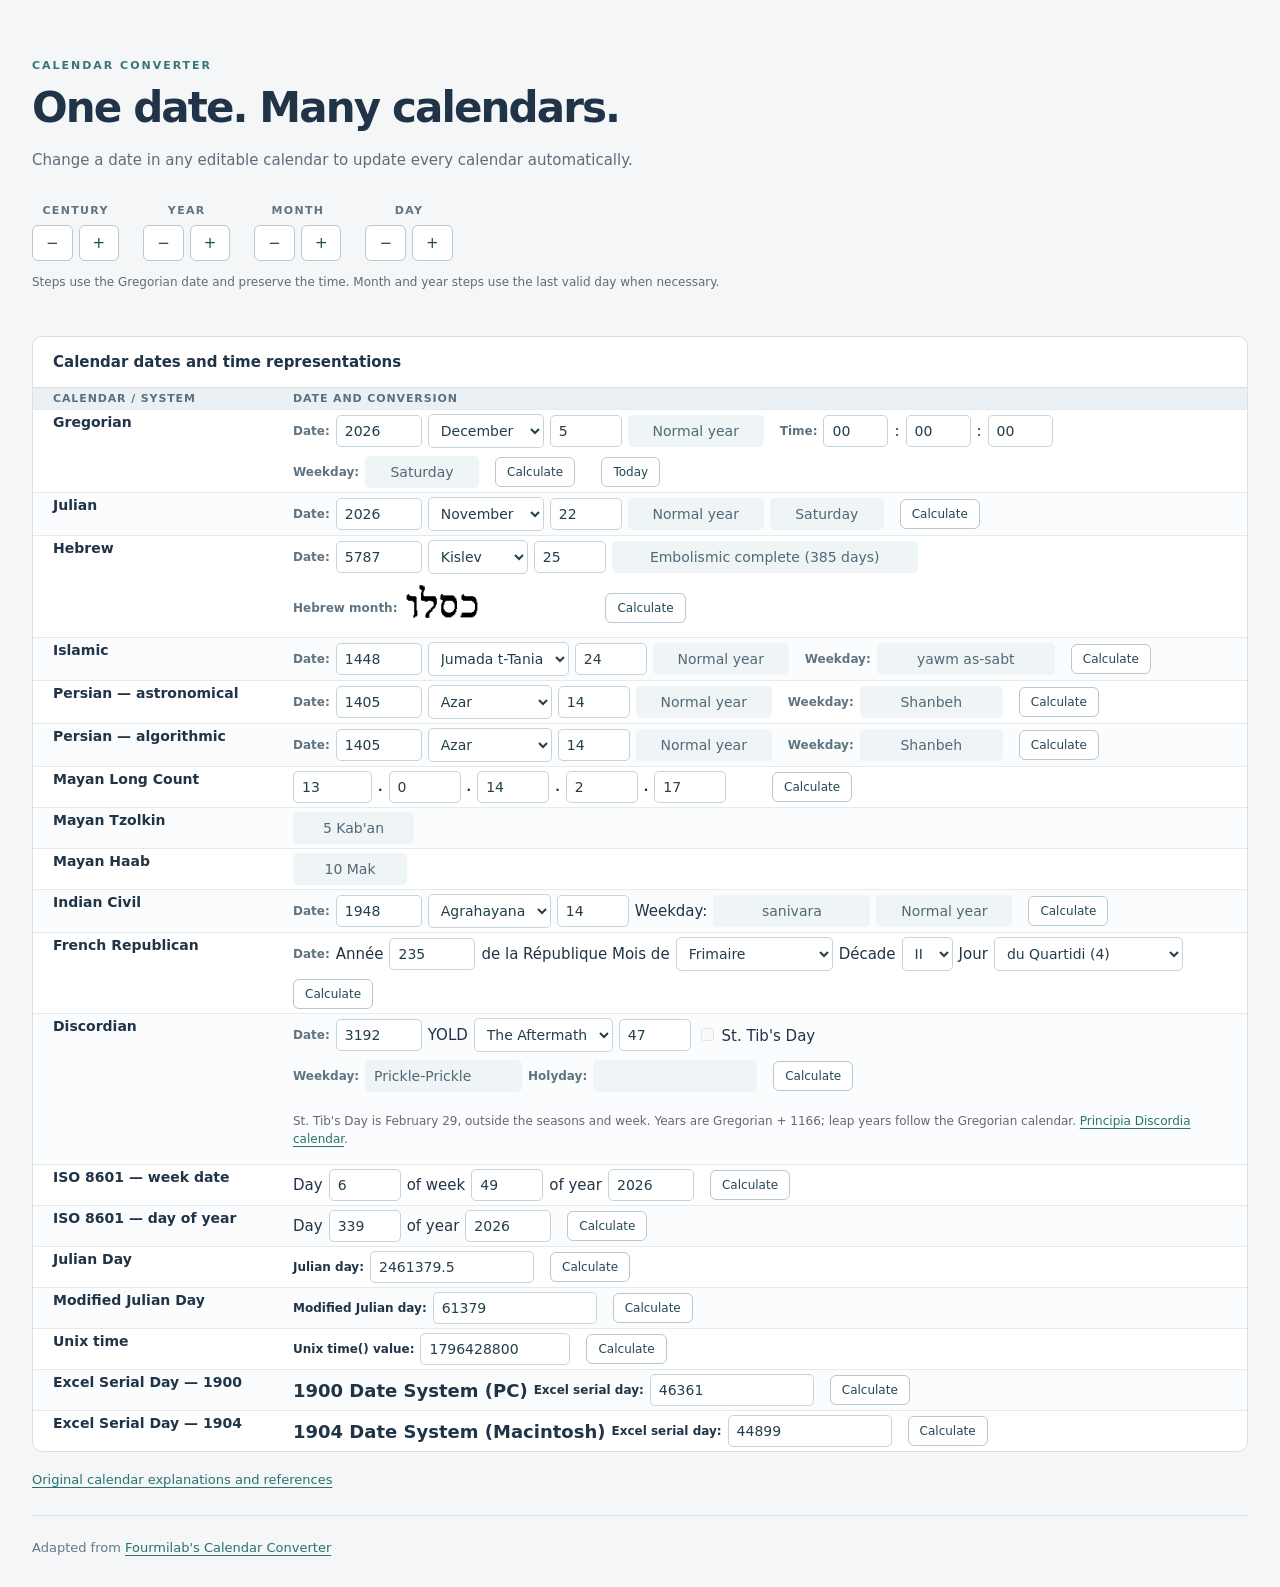
<file: index.html>
<!doctype html>
<html lang="en"><head><meta charset="utf-8"><meta name="viewport" content="width=device-width,initial-scale=1"><title>Calendar Converter</title><meta name="author" content="John Walker; adapted interface"><link rel="stylesheet" href="interface.css"><script charset="iso-8859-1" src="astro.js"></script><script charset="iso-8859-1" src="calendar.js"></script></head>
<body><main><header><p class="eyebrow">CALENDAR CONVERTER</p><h1>One date. Many calendars.</h1><p>Change a date in any editable calendar to update every calendar automatically.</p></header>
<section class="navigation" aria-label="Date navigation"><div class="step-group"><span>Century</span><div><button type="button" onclick="stepDate('century',-1)" aria-label="Subtract one century">−</button><button type="button" onclick="stepDate('century',1)" aria-label="Add one century">+</button></div></div><div class="step-group"><span>Year</span><div><button type="button" onclick="stepDate('year',-1)" aria-label="Subtract one year">−</button><button type="button" onclick="stepDate('year',1)" aria-label="Add one year">+</button></div></div><div class="step-group"><span>Month</span><div><button type="button" onclick="stepDate('month',-1)" aria-label="Subtract one month">−</button><button type="button" onclick="stepDate('month',1)" aria-label="Add one month">+</button></div></div><div class="step-group"><span>Day</span><div><button type="button" onclick="stepDate('day',-1)" aria-label="Subtract one day">−</button><button type="button" onclick="stepDate('day',1)" aria-label="Add one day">+</button></div></div></section><p class="hint">Steps use the Gregorian date and preserve the time. Month and year steps use the last valid day when necessary.</p><p id="step-status" role="status" aria-live="polite"></p>
<div class="table-wrap"><table class="calendars"><caption>Calendar dates and time representations</caption><thead><tr><th scope="col">Calendar / system</th><th scope="col">Date and conversion</th></tr></thead><tbody><tr><th scope="row">Gregorian</th><td><form action="#" id="gregorian" name="gregorian" onsubmit="return false;">

<div class="field-group"><span class="field-label">Date:</span>
<input aria-label="Gregorian year" name="year" size="5" type="text" value="1998"/>
<select aria-label="Gregorian month" name="month" size="1">
<option value="1">January</option>
<option value="2">February</option>
<option value="3">March</option>
<option value="4">April</option>
<option value="5">May</option>
<option value="6">June</option>
<option value="7">July</option>
<option value="8">August</option>
<option value="9">September</option>
<option value="10">October</option>
<option value="11">November</option>
<option value="12">December</option>
</select>
<input aria-label="Gregorian day" name="day" size="3" type="text" value="1"/>

<input aria-label="Gregorian leap" class="ctr" name="leap" readonly="readonly" size="12" type="text" value=""/>
</div>
<div class="field-group"><span class="field-label">Time:</span>
<input aria-label="Gregorian hour" name="hour" size="2" type="text" value="00"/>:<input aria-label="Gregorian min" name="min" size="2" type="text" value="00"/>:<input aria-label="Gregorian sec" name="sec" size="2" type="text" value="00"/>
</div>
<div class="field-group"><span class="field-label">Weekday:</span>
<input aria-label="Gregorian wday" class="ctr" name="wday" readonly="readonly" size="9" type="text" value=""/>
</div>
<div class="field-group">
<input onclick="calcGregorian();" type="button" value="Calculate"/>
   
<input onclick="setDateToToday(); calcGregorian();" type="button" value="Today"/>
</div>

</form></td></tr><tr><th scope="row">Julian</th><td><form action="#" id="juliancalendar" name="juliancalendar" onsubmit="return false;">

<div class="field-group"><span class="field-label">Date:</span>
<input aria-label="Julian year" name="year" size="5" type="text" value=""/>
<select aria-label="Julian month" name="month" size="1">
<option value="1">January</option>
<option value="2">February</option>
<option value="3">March</option>
<option value="4">April</option>
<option value="5">May</option>
<option value="6">June</option>
<option value="7">July</option>
<option value="8">August</option>
<option value="9">September</option>
<option value="10">October</option>
<option value="11">November</option>
<option value="12">December</option>
</select>
<input aria-label="Julian day" name="day" size="3" type="text" value=""/>

<input aria-label="Julian leap" class="ctr" name="leap" readonly="readonly" size="12" type="text" value=""/>

<input aria-label="Julian wday" class="ctr" name="wday" readonly="readonly" size="9" type="text" value=""/>
</div>
<div class="field-group">
<input onclick="calcJulianCalendar();" type="button" value="Calculate"/>
</div>

</form></td></tr><tr><th scope="row">Hebrew</th><td><form action="#" id="hebrew" name="hebrew" onsubmit="return false;">

<div class="field-group"><span class="field-label">Date:</span>
<input aria-label="Hebrew year" name="year" size="5" type="text" value=""/>
<select aria-label="Hebrew month" name="month" size="1">
<option value="1">Nisan</option>
<option value="2">Iyyar</option>
<option value="3">Sivan</option>
<option value="4">Tammuz</option>
<option value="5">Av</option>
<option value="6">Elul</option>
<option value="7">Tishri</option>
<option value="8">Heshvan</option>
<option value="9">Kislev</option>
<option value="10">Teveth</option>
<option value="11">Shevat</option>
<option value="12">Adar</option>
<option value="13">Veadar</option>
</select>
<input aria-label="Hebrew day" name="day" size="3" type="text" value=""/>

<input aria-label="Hebrew leap" class="ctr" name="leap" readonly="readonly" size="36" type="text" value=""/>
</div>
<div class="field-group"><span class="field-label">Hebrew month:</span>
<img alt="" height="51" name="hebmonth" src="figures/hebrew_month_0.gif" width="186"/>
</div>
<div class="field-group">
<input onclick="calcHebrew();" type="button" value="Calculate"/>
</div>

</form></td></tr><tr><th scope="row">Islamic</th><td><form action="#" id="islamic" name="islamic" onsubmit="return false;">

<div class="field-group"><span class="field-label">Date:</span>
<input aria-label="Islamic year" name="year" size="5" type="text" value=""/>
<select aria-label="Islamic month" name="month" size="1">
<option value="1">Muharram</option>
<option value="2">Safar</option>
<option value="3">Rabi'al-Awwal</option>
<option value="4">Rabi'ath-Thani</option>
<option value="5">Jumada l-Ula</option>
<option value="6">Jumada t-Tania</option>
<option value="7">Rajab</option>
<option value="8">Sha'ban</option>
<option value="9">Ramadan</option>
<option value="10">Shawwal</option>
<option value="11">Dhu l-Qa'da</option>
<option value="12">Dhu l-Hijja</option>
</select>
<input aria-label="Islamic day" name="day" size="3" type="text" value=""/>

<input aria-label="Islamic leap" class="ctr" name="leap" readonly="readonly" size="12" type="text" value=""/>
</div>
<div class="field-group"><span class="field-label">Weekday:</span>
<input aria-label="Islamic wday" class="ctr" name="wday" readonly="readonly" size="18" type="text" value=""/>
</div>
<div class="field-group">
<input onclick="calcIslamic();" type="button" value="Calculate"/>
</div>

</form></td></tr><tr><th scope="row">Persian — astronomical</th><td><form action="#" id="persiana" name="persiana" onsubmit="return false;">

<div class="field-group"><span class="field-label">Date:</span>
<input aria-label="Persian — astronomical year" name="year" size="5" type="text" value=""/>
<select aria-label="Persian — astronomical month" name="month" size="1">
<option value="1">Farvardin</option>
<option value="2">Ordibehesht</option>
<option value="3">Khordad</option>
<option value="4">Tir</option>
<option value="5">Mordad</option>
<option value="6">Shahrivar</option>
<option value="7">Mehr</option>
<option value="8">Aban</option>
<option value="9">Azar</option>
<option value="10">Dey</option>
<option value="11">Bahman</option>
<option value="12">Esfand</option>
</select>
<input aria-label="Persian — astronomical day" name="day" size="3" type="text" value=""/>

<input aria-label="Persian — astronomical leap" class="ctr" name="leap" readonly="readonly" size="12" type="text" value=""/>
</div>
<div class="field-group"><span class="field-label">Weekday:</span>
<input aria-label="Persian — astronomical wday" class="ctr" name="wday" readonly="readonly" size="13" type="text" value=""/>
</div>
<div class="field-group">
<input onclick="calcPersiana();" type="button" value="Calculate"/>
<!--
<input type="button" value="+" onclick="document.persiana.year.value++; calcPersiana();" />
-->
</div>

</form></td></tr><tr><th scope="row">Persian — algorithmic</th><td><form action="#" id="persian" name="persian" onsubmit="return false;">

<div class="field-group"><span class="field-label">Date:</span>
<input aria-label="Persian — algorithmic year" name="year" size="5" type="text" value=""/>
<select aria-label="Persian — algorithmic month" name="month" size="1">
<option value="1">Farvardin</option>
<option value="2">Ordibehesht</option>
<option value="3">Khordad</option>
<option value="4">Tir</option>
<option value="5">Mordad</option>
<option value="6">Shahrivar</option>
<option value="7">Mehr</option>
<option value="8">Aban</option>
<option value="9">Azar</option>
<option value="10">Dey</option>
<option value="11">Bahman</option>
<option value="12">Esfand</option>
</select>
<input aria-label="Persian — algorithmic day" name="day" size="3" type="text" value=""/>

<input aria-label="Persian — algorithmic leap" class="ctr" name="leap" readonly="readonly" size="12" type="text" value=""/>
</div>
<div class="field-group"><span class="field-label">Weekday:</span>
<input aria-label="Persian — algorithmic wday" class="ctr" name="wday" readonly="readonly" size="13" type="text" value=""/>
</div>
<div class="field-group">
<input onclick="calcPersian();" type="button" value="Calculate"/>
</div>

</form></td></tr><tr><th scope="row">Mayan Long Count</th><td><form action="#" id="mayancount" name="mayancount" onsubmit="return false;">

<div class="field-group">


<input aria-label="Mayan Long Count baktun" name="baktun" size="4" type="text" value=""/>
<b>.</b>
<input aria-label="Mayan Long Count katun" name="katun" size="3" type="text" value=""/>
<b>.</b>
<input aria-label="Mayan Long Count tun" name="tun" size="3" type="text" value=""/>
<b>.</b>
<input aria-label="Mayan Long Count uinal" name="uinal" size="3" type="text" value=""/>
<b>.</b>
<input aria-label="Mayan Long Count kin" name="kin" size="3" type="text" value=""/>

  

  
</div>
<div class="field-group">
<input onclick="calcMayanCount();" type="button" value="Calculate"/>
</div>

</form></td></tr><tr><th scope="row">Mayan Tzolkin</th><td><input aria-label="Mayan Tzolkin" class="ctr" form="mayancount" name="tzolkin" readonly="readonly" size="10" type="text" value=""/></td></tr><tr><th scope="row">Mayan Haab</th><td><input aria-label="Mayan Haab" class="ctr" form="mayancount" name="haab" readonly="readonly" size="9" type="text" value=""/></td></tr><tr><th scope="row">Indian Civil</th><td><form action="#" id="indiancivilcalendar" name="indiancivilcalendar" onsubmit="return false;">

<div class="field-group"><span class="field-label">Date:</span>
<input aria-label="Indian Civil year" name="year" size="5" type="text" value=""/>
<select aria-label="Indian Civil month" name="month" size="1">
<option value="1">Caitra</option>
<option value="2">Vaisakha</option>
<option value="3">Jyaistha</option>
<option value="4">Asadha</option>
<option value="5">Sravana</option>
<option value="6">Bhadra</option>
<option value="7">Asvina</option>
<option value="8">Kartika</option>
<option value="9">Agrahayana</option>
<option value="10">Pausa</option>
<option value="11">Magha</option>
<option value="12">Phalguna</option>
</select>
<input aria-label="Indian Civil day" name="day" size="3" type="text" value=""/>


    Weekday: 
    <input aria-label="Indian Civil weekday" class="ctr" name="weekday" readonly="readonly" size="15" type="text" value=""/>

<input aria-label="Indian Civil leap" class="ctr" name="leap" readonly="readonly" size="12" type="text" value=""/>
</div>
<div class="field-group">
<input onclick="calcIndianCivilCalendar();" type="button" value="Calculate"/>
</div>

</form></td></tr><tr><th scope="row">French Republican</th><td><form action="#" id="french" name="french" onsubmit="return false;">

<div class="field-group"><span class="field-label">Date:</span>

    Année

    <input aria-label="French Republican an" name="an" size="5" type="text" value=""/>

    de la République

    

    Mois de

    <select aria-label="French Republican mois" name="mois" size="1">
<option value="1">Vendémiaire</option>
<option value="2">Brumaire</option>
<option value="3">Frimaire</option>
<option value="4">Nivôse</option>
<option value="5">Pluviôse</option>
<option value="6">Ventôse</option>
<option value="7">Germinal</option>
<option value="8">Floréal</option>
<option value="9">Prairial</option>
<option value="10">Messidor</option>
<option value="11">Thermidor</option>
<option value="12">Fructidor</option>
<option value="13">(Sans-culottides)</option>
</select>


    Décade
    <select aria-label="French Republican decade" name="decade" size="1">
<option value="1">I</option>
<option value="2">II</option>
<option value="3">III</option>
</select>

    Jour
        <select aria-label="French Republican jour" name="jour" size="1">
<option value="1">du Primidi (1)</option>
<option value="2">du Duodi (2)</option>
<option value="3">du Tridi (3)</option>
<option value="4">du Quartidi (4)</option>
<option value="5">du Quintidi (5)</option>
<option value="6">du Sextidi (6)</option>
<option value="7">du Septidi (7)</option>
<option value="8">du Octidi (8)</option>
<option value="9">du Nonidi (9)</option>
<option value="10">du Décadi (10)</option>
<option value="11">------------</option>
<option value="12">de la Vertu (1)</option>
<option value="13">du Génie (2)</option>
<option value="14">du Travail (3)</option>
<option value="15">de l'Opinion (4)</option>
<option value="16">des Récompenses (5)</option>
<option value="17">de la Révolution (6)</option>
</select>
</div>
<div class="field-group">
<input onclick="calcFrench();" type="button" value="Calculate"/>
</div>

</form></td></tr><tr><th scope="row">Discordian</th><td><form action="#" id="discordian" name="discordian" onsubmit="return false;">
<div class="field-group"><span class="field-label">Date:</span>
<input aria-label="Discordian year (YOLD)" name="year" size="5" type="text" value=""/> YOLD
<select aria-label="Discordian season" name="season">
<option value="1">Chaos</option><option value="2">Discord</option><option value="3">Confusion</option><option value="4">Bureaucracy</option><option value="5">The Aftermath</option>
</select>
<input aria-label="Discordian day" name="day" size="3" type="text" value=""/>
<label><input type="checkbox" name="tibs"/> St. Tib's Day</label>
</div>
<div class="field-group"><span class="field-label">Weekday:</span><input aria-label="Discordian weekday" name="weekday" readonly="readonly" size="15" type="text" value=""/>
<span class="field-label">Holyday:</span><input aria-label="Discordian holyday" name="holyday" readonly="readonly" size="16" type="text" value=""/></div>
<div class="field-group"><input onclick="calcDiscordian();" type="button" value="Calculate"/></div>
<p class="availability">St. Tib's Day is February 29, outside the seasons and week. Years are Gregorian + 1166; leap years follow the Gregorian calendar. <a href="https://www.principiadiscordia.com/book/41.php">Principia Discordia calendar</a>.</p>
</form></td></tr><tr><th scope="row">ISO 8601 — week date</th><td><form action="#" id="isoweek" name="isoweek" onsubmit="return false;">

<div class="field-group">

    Day <input aria-label="ISO 8601 — week date day" name="day" size="3" type="text" value=""/> of
    week <input aria-label="ISO 8601 — week date week" name="week" size="3" type="text" value=""/> of
    year <input aria-label="ISO 8601 — week date year" name="year" size="5" type="text" value=""/>
</div>
<div class="field-group">
<input onclick="calcIsoWeek();" type="button" value="Calculate"/>
</div>

</form></td></tr><tr><th scope="row">ISO 8601 — day of year</th><td><form action="#" id="isoday" name="isoday" onsubmit="return false;">

<div class="field-group">

    Day <input aria-label="ISO 8601 — day of year day" name="day" size="3" type="text" value=""/> of
    year <input aria-label="ISO 8601 — day of year year" name="year" size="5" type="text" value=""/>
</div>
<div class="field-group">
<input onclick="calcIsoDay();" type="button" value="Calculate"/>
</div>

</form></td></tr><tr><th scope="row">Julian Day</th><td><form action="#" id="julianday" name="julianday" onsubmit="return false;">

<div class="field-group">
<b>Julian day:</b>
<input aria-label="Julian Day day" name="day" size="16" type="text" value=""/>
</div>
<div class="field-group">
<input onclick="calcJulian();" type="button" value="Calculate"/>
</div>

</form></td></tr><tr><th scope="row">Modified Julian Day</th><td><form action="#" id="modifiedjulianday" name="modifiedjulianday" onsubmit="return false;">

<div class="field-group">
<b>Modified Julian day:</b>
<input aria-label="Modified Julian Day day" name="day" size="16" type="text" value=""/>
</div>
<div class="field-group">
<input onclick="calcModifiedJulian();" type="button" value="Calculate"/>
</div>

</form></td></tr><tr><th scope="row">Unix time</th><td><form action="#" id="unixtime" name="unixtime" onsubmit="return false;">

<div class="field-group">
<b>Unix time() value:</b>
<input aria-label="Unix time time" name="time" size="14" type="text" value=""/>
</div>
<div class="field-group">
<input onclick="calcUnixTime();" type="button" value="Calculate"/>
</div>

</form></td></tr><tr><th scope="row">Excel Serial Day — 1900</th><td><form action="#" id="excelserial1900" name="excelserial1900" onsubmit="return false;">

<div class="field-group">
<b><font size="+1">1900 Date System (PC)</font></b>

<b>Excel serial day:</b>
<input aria-label="Excel Serial Day — 1900 day" name="day" size="16" type="text" value=""/>
</div>
<div class="field-group">
<input onclick="calcExcelSerial1900();" type="button" value="Calculate"/>
</div>

</form></td></tr><tr><th scope="row">Excel Serial Day — 1904</th><td><form action="#" id="excelserial1904" name="excelserial1904" onsubmit="return false;">

<div class="field-group">
<b><font size="+1">1904 Date System (Macintosh)</font></b>

<b>Excel serial day:</b>
<input aria-label="Excel Serial Day — 1904 day" name="day" size="16" type="text" value=""/>
</div>
<div class="field-group">
<input onclick="calcExcelSerial1904();" type="button" value="Calculate"/>
</div>

</form></td></tr></tbody></table></div>
<p class="reference-link"><a href="reference.html">Original calendar explanations and references</a></p>
<footer>Adapted from <a href="https://www.fourmilab.ch/documents/calendar/">Fourmilab's Calendar Converter</a></footer></main><noscript>This converter requires JavaScript.</noscript><script src="interface.js"></script></body></html>
</file>
<file: interface.css>
:root {
    font-family: system-ui, -apple-system, BlinkMacSystemFont, "Segoe UI", sans-serif;
    color: #213447;
    background: #f4f6f8;
    font-size: 15px;
}

* {
    box-sizing: border-box;
}

body {
    margin: 0;
}

main {
    max-width: 1320px;
    margin: auto;
    padding: 48px 32px 24px;
}

.eyebrow {
    font-size: 11px;
    letter-spacing: .18em;
    font-weight: 750;
    color: #397577;
}

h1 {
    font-size: clamp(28px, 4vw, 42px);
    letter-spacing: -.045em;
    line-height: 1.15;
    margin: 12px 0 16px;
}

header > p:last-child,
.hint {
    color: #5e6c79;
    line-height: 1.6;
}

.navigation {
    display: flex;
    flex-wrap: wrap;
    gap: 24px;
    margin: 32px 0 10px;
}

.step-group > span {
    display: block;
    font-size: 11px;
    text-align: center;
    text-transform: uppercase;
    letter-spacing: .12em;
    font-weight: 700;
    margin-bottom: 8px;
    color: #607380;
}

.step-group > div {
    display: flex;
    gap: 6px;
}

button,
input[type=button] {
    font: inherit;
    cursor: pointer;
    background: #fff;
    border: 1px solid #b9c8d0;
    border-radius: 6px;
    padding: 8px 13px;
    color: #254756;
}

button:hover,
input[type=button]:hover {
    background: #e6f1f0;
    border-color: #367c79;
}

button:focus-visible,
input:focus-visible,
select:focus-visible,
a:focus-visible {
    outline: 3px solid #2a8986;
    outline-offset: 2px;
}

.hint {
    font-size: 12px;
    margin-bottom: 0;
}

#step-status {
    font-size: 13px;
    color: #296b68;
    min-height: 20px;
    margin: 6px 0 18px;
}

.table-wrap {
    overflow-x: auto;
    background: #fff;
    border: 1px solid #d7e0e5;
    border-radius: 10px;
}

.calendars {
    border-collapse: collapse;
    width: 100%;
    text-align: left;
}

.calendars caption {
    text-align: left;
    padding: 16px 20px;
    font-weight: 650;
    border-bottom: 1px solid #d7e0e5;
}

.calendars thead {
    background: #eaf0f3;
    color: #59707e;
    font-size: 11px;
    text-transform: uppercase;
    letter-spacing: .08em;
}

.calendars th,
.calendars td {
    padding: 4px 20px;
    border-bottom: 1px solid #e4eaee;
}

.calendars tbody > tr:last-child > * {
    border-bottom: 0;
}

.calendars tbody > tr > th {
    width: 240px;
    font-size: 14px;
    font-weight: 650;
    vertical-align: top;
    padding-top: 4px;
}

.calendars tbody > tr:nth-child(even) {
    background: #fafcfd;
}

form {
    margin: 0;
    display: flex;
    align-items: center;
    flex-wrap: wrap;
    gap: 8px 16px;
}

.field-group {
    display: flex;
    align-items: center;
    flex-wrap: wrap;
    gap: 6px;
}

.field-label {
    font-size: 12px;
    color: #607380;
    font-weight: 600;
}

input[type=text],
select {
    font: inherit;
    font-size: 14px;
    border: 1px solid #c7d3db;
    border-radius: 5px;
    background: white;
    color: #243e4b;
    padding: 7px 8px;
    max-width: 100%;
    min-width: 0;
}

input[type=text] {
    width: auto;
}

input[readonly] {
    background: #eff4f6;
    border-color: transparent;
    color: #516976;
}

.ctr {
    text-align: center;
}

input[type=button] {
    font-size: 12px;
    padding: 7px 11px;
}

img {
    object-fit: contain;
    max-width: 100%;
    height: auto;
}

b {
    font-size: 12px;
}

.availability {
    font-size: 12px;
    color: #6b6571;
    display: block;
    flex-basis: 100%;
    line-height: 1.5;
}

input:disabled,
select:disabled {
    opacity: .5;
    cursor: default;
}

.reference-link {
    font-size: 13px;
    margin-top: 20px;
}

a {
    color: #28736f;
    text-underline-offset: 3px;
}

footer {
    font-size: 13px;
    color: #667785;
    padding: 24px 0 8px;
    border-top: 1px solid #d9e2e7;
    margin-top: 28px;
}

@media (max-width: 650px) {
    main {
        padding: 28px 14px;
    }

    .navigation {
        gap: 16px;
    }

    .calendars th,
    .calendars td {
        padding: 12px;
    }

    .calendars tbody > tr > th {
        min-width: 140px;
        width: 140px;
        font-size: 13px;
    }

    .calendars td {
        min-width: 300px;
    }

    form {
        gap: 10px;
    }

    .step-group button {
        font-size: 13px;
        padding: 8px 10px;
    }

}
</file>
